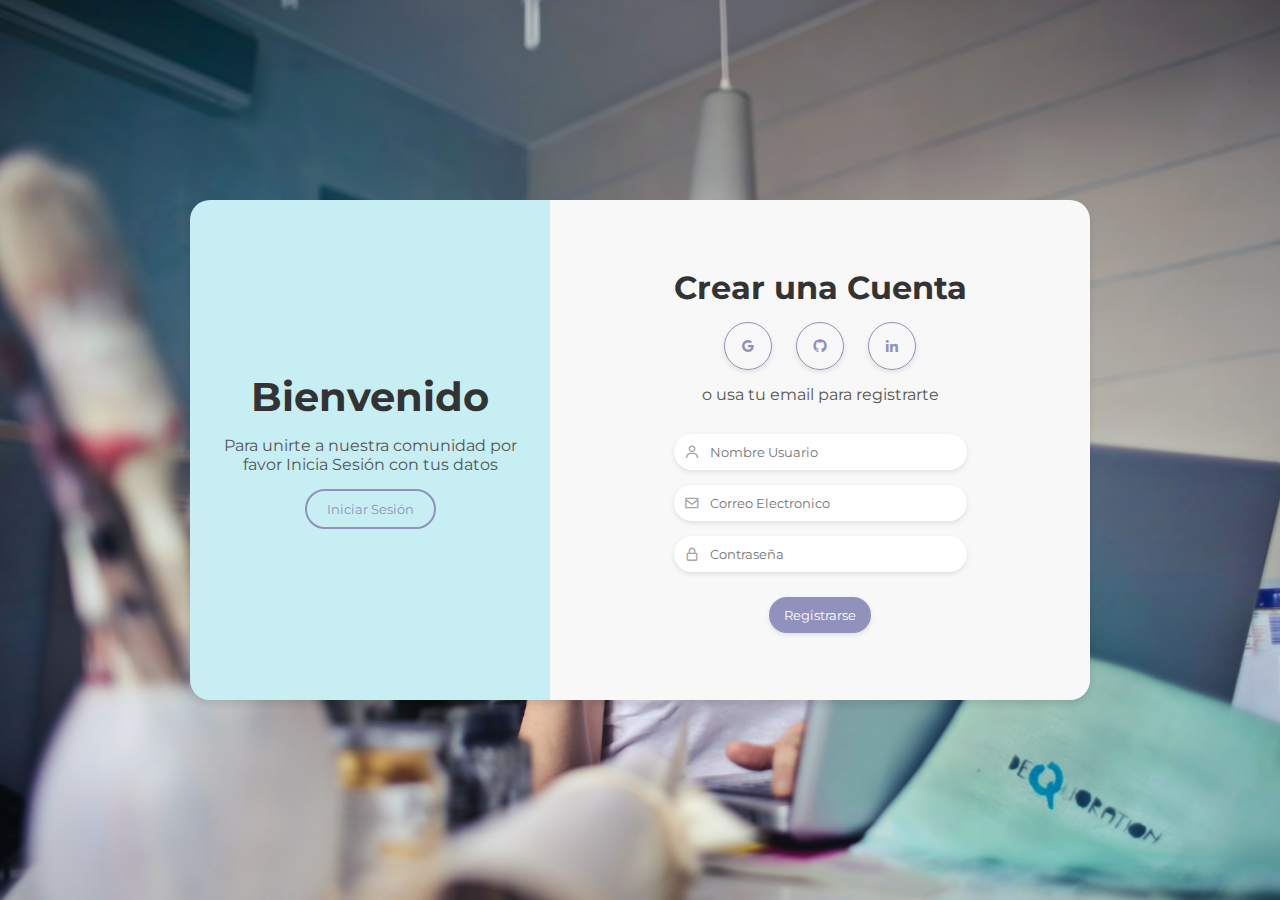
<file: formulario/index.html>
<!DOCTYPE html>
<html lang="en">
<head>
    <meta charset="UTF-8">
    <meta http-equiv="X-UA-Compatible" content="IE=edge">
    <meta name="viewport" content="width=device-width, initial-scale=1.0">
    <link rel="preconnect" href="https://fonts.googleapis.com">
    <link rel="preconnect" href="https://fonts.gstatic.com" crossorigin>
    <link href="https://fonts.googleapis.com/css2?family=Montserrat:wght@300;400;500;600;700&display=swap" rel="stylesheet">
    <link href='https://unpkg.com/boxicons@2.1.4/css/boxicons.min.css' rel='stylesheet'>
    <link rel="stylesheet" href="style.css">
    <title>FORMULARIO DE REGISTRO E INICIO SESIÓN</title>
</head>
<body>
    <div class="container-form register">
        <div class="information">
            <div class="info-childs">
                <h2>Bienvenido</h2>
                <p>Para unirte a nuestra comunidad por favor Inicia Sesión con tus datos</p>
                <input type="button" value="Iniciar Sesión" id="sign-in">
            </div>
        </div>
        <div class="form-information">
            <div class="form-information-childs">
                <h2>Crear una Cuenta</h2>
                <div class="icons">
                    <i class='bx bxl-google'></i>
                    <i class='bx bxl-github'></i>
                    <i class='bx bxl-linkedin' ></i>
                </div>
                <p>o usa tu email para registrarte</p>
                <form class="form form-register" novalidate>
                    <div>
                        <label>
                            <i class='bx bx-user' ></i>
                            <input type="text" placeholder="Nombre Usuario" name="userName" >
                        </label>
                    </div>
                    <div>
                        <label >
                            <i class='bx bx-envelope' ></i>
                            <input type="email" placeholder="Correo Electronico" name="userEmail" >
                        </label>
                    </div>
                   <div>
                        <label>
                            <i class='bx bx-lock-alt' ></i>
                            <input type="password" placeholder="Contraseña" name="userPassword">
                        </label>
                   </div>
                   
                    <input type="submit" value="Registrarse">
                    <div class="alerta-error">Todos los campos son obligatorios</div>
                    <div class="alerta-exito">Te registraste correctamente</div>
                </form>
            </div>
        </div>
    </div>


    <div class="container-form login hide">
        <div class="information">
            <div class="info-childs">
                <h2>¡¡Bienvenido nuevamente!!</h2>
                <p>Para unirte a nuestra comunidad por favor Inicia Sesión con tus datos</p>
                <input type="button" value="Registrarse" id="sign-up">
            </div>
        </div>
        <div class="form-information">
            <div class="form-information-childs">
                <h2>Iniciar Sesión</h2>
                <div class="icons">
                    <i class='bx bxl-google'></i>
                    <i class='bx bxl-github'></i>
                    <i class='bx bxl-linkedin' ></i>
                </div>
                <p>o Iniciar Sesión con una cuenta</p>
                <form class="form form-login" novalidate>
                    <div>
                        <label >
                            <i class='bx bx-envelope' ></i>
                            <input type="email" placeholder="Correo Electronico" name="userEmail">
                        </label>
                    </div>
                    <div>
                        <label>
                            <i class='bx bx-lock-alt' ></i>
                            <input type="password" placeholder="Contraseña" name="userPassword">
                        </label>
                    </div>
                    <input type="submit" value="Iniciar Sesión">
                    <div class="alerta-error">Todos los campos son obligatorios</div>
                    <div class="alerta-exito">Iniciaste sesión correctamente</div>
                </form>
            </div>
        </div>
    </div>
    <script src="js/script.js"></script>
    <script src="js/register.js" type="module"></script>
    <!-- <script src="js/iffe_login.js"></script> -->
    <script src="js/login_modulo.js" type="module"></script>
</body>
</html>
</file>
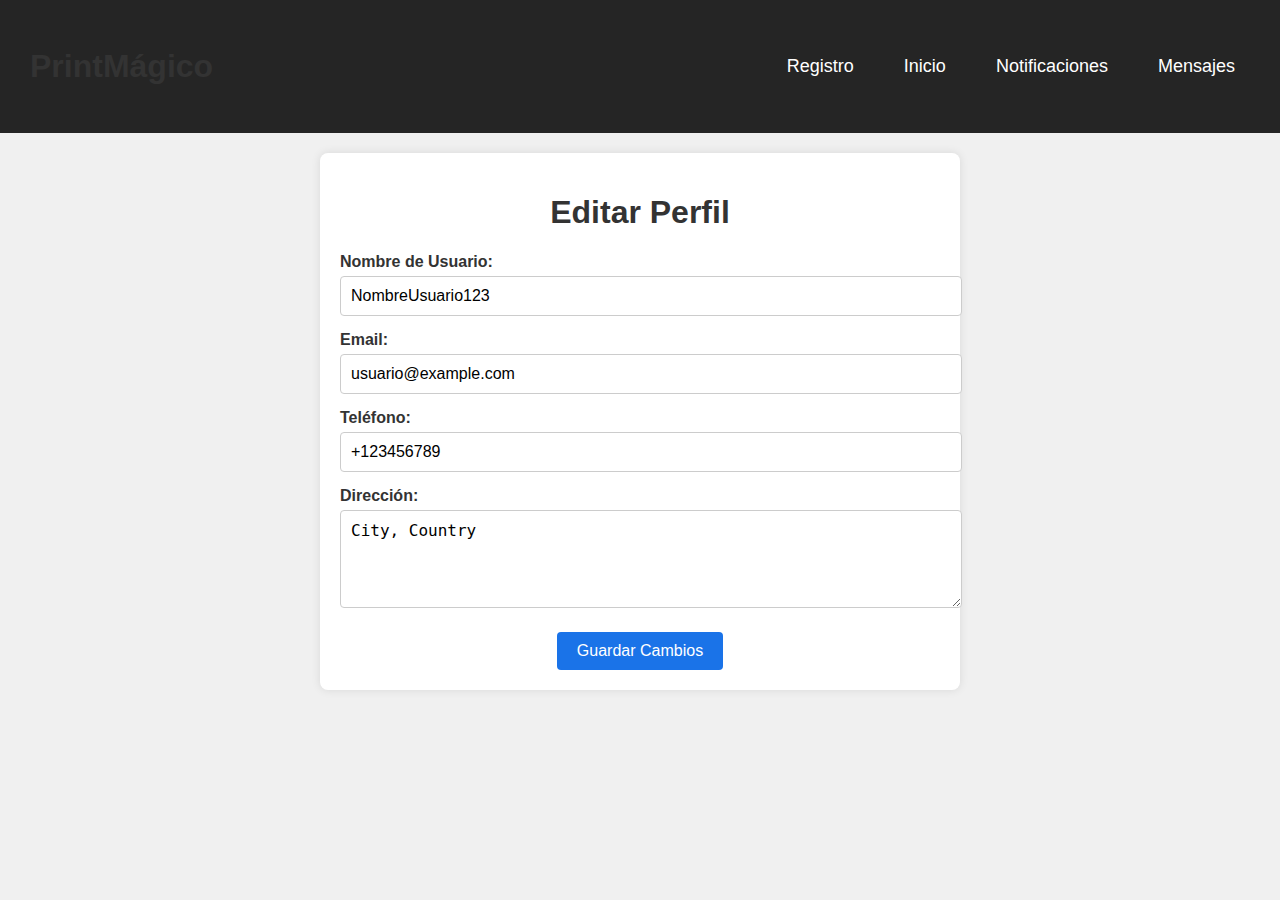
<file: editper.html>
<!DOCTYPE html>
<html lang="en">
<head>
    <meta charset="UTF-8">
    <meta name="viewport" content="width=device-width, initial-scale=1.0">
    <title>Editar Perfil</title>
    <style>
        header {
    display: flex;
    align-items: center;
    padding: 30px;
    justify-content: space-between;
    background-color: #252525;
    color: #fff;
}

header h1 {
    margin: 0;
}

nav {
    position: relative;
}

.nav-menu {
    list-style: none;
    display: flex;
}

.nav-menu li {
    position: relative;
    margin-left: 20px;
}

.nav-menu a {
    text-decoration: none;
    color: #fff;
    font-size: 18px;
    padding: 10px 15px;
    display: block;
}

.nav-menu li:hover > a {
    background-color: #1bbeb4;
    border-radius: 4px;
}

.sub-menu {
    list-style: none;
    position: absolute;
    left: 0;
    top: 100%;
    background-color: #252525;
    display: none;
    margin-top: 10px;
    padding: 10px 0;
    border-radius: 4px;
    box-shadow: 0 4px 8px rgba(0, 0, 0, 0.2);
}

.nav-menu li:hover .sub-menu {
    display: block;
}

.sub-menu li {
    margin: 0;
}

.sub-menu a {
    padding: 10px 20px;
    color: #fff;
}

.sub-menu a:hover {
    background-color: #1bbeb4;
}
        body {
            font-family: Arial, sans-serif;
            background-color: #f0f0f0;
            margin: 0;
            padding: 0;
        }
        .container {
            max-width: 600px;
            margin: 20px auto;
            background-color: #fff;
            padding: 20px;
            border-radius: 8px;
            box-shadow: 0 0 10px rgba(0,0,0,0.1);
        }
        h1 {
            text-align: center;
            color: #333;
        }
        .form-group {
            margin-bottom: 15px;
        }
        .form-group label {
            display: block;
            font-weight: bold;
            margin-bottom: 5px;
            color: #333;
        }
        .form-group input, 
        .form-group select {
            width: 100%;
            padding: 10px;
            border: 1px solid #ccc;
            border-radius: 4px;
            font-size: 16px;
        }
        .form-group textarea {
            width: 100%;
            padding: 10px;
            border: 1px solid #ccc;
            border-radius: 4px;
            font-size: 16px;
        }
        .button-container {
            text-align: center;
            margin-top: 20px;
        }
        .btn-save-profile {
            background-color: #1a73e8;
            color: #fff;
            padding: 10px 20px;
            border: none;
            border-radius: 4px;
            cursor: pointer;
            font-size: 16px;
        }
        .btn-save-profile:hover {
            background-color: #0b59b1;
        }
    </style>
</head>
<body>
    <header>
        <h1>PrintMágico</h1>
            <nav>
                <ul class="nav-menu">
                    
                    <li><a href="formulario de inicio de secuion y loguuin/index.html">Registro</a></li>
                    <li>
                        <a href="index.html">Inicio</a>
                        
                    </li>
                    <li><a href="notificaciones.html">Notificaciones</a></li>
                    <li><a href="mensajes.html">Mensajes</a></li>
                </ul>
            </nav>
        </header>
    <div class="container">
        <h1>Editar Perfil</h1>
        <form action="#" method="POST">
            <div class="form-group">
                <label for="username">Nombre de Usuario:</label>
                <input type="text" id="username" name="username" value="NombreUsuario123" required>
            </div>
            <div class="form-group">
                <label for="email">Email:</label>
                <input type="email" id="email" name="email" value="usuario@example.com" required>
            </div>
            <div class="form-group">
                <label for="phone">Teléfono:</label>
                <input type="text" id="phone" name="phone" value="+123456789" required>
            </div>
            <div class="form-group">
                <label for="address">Dirección:</label>
                <textarea id="address" name="address" rows="4" required>City, Country</textarea>
            </div>
            <div class="button-container">
                <button type="submit" class="btn-save-profile">Guardar Cambios</button>
            </div>
        </form>
    </div>
</body>
</html>
</file>
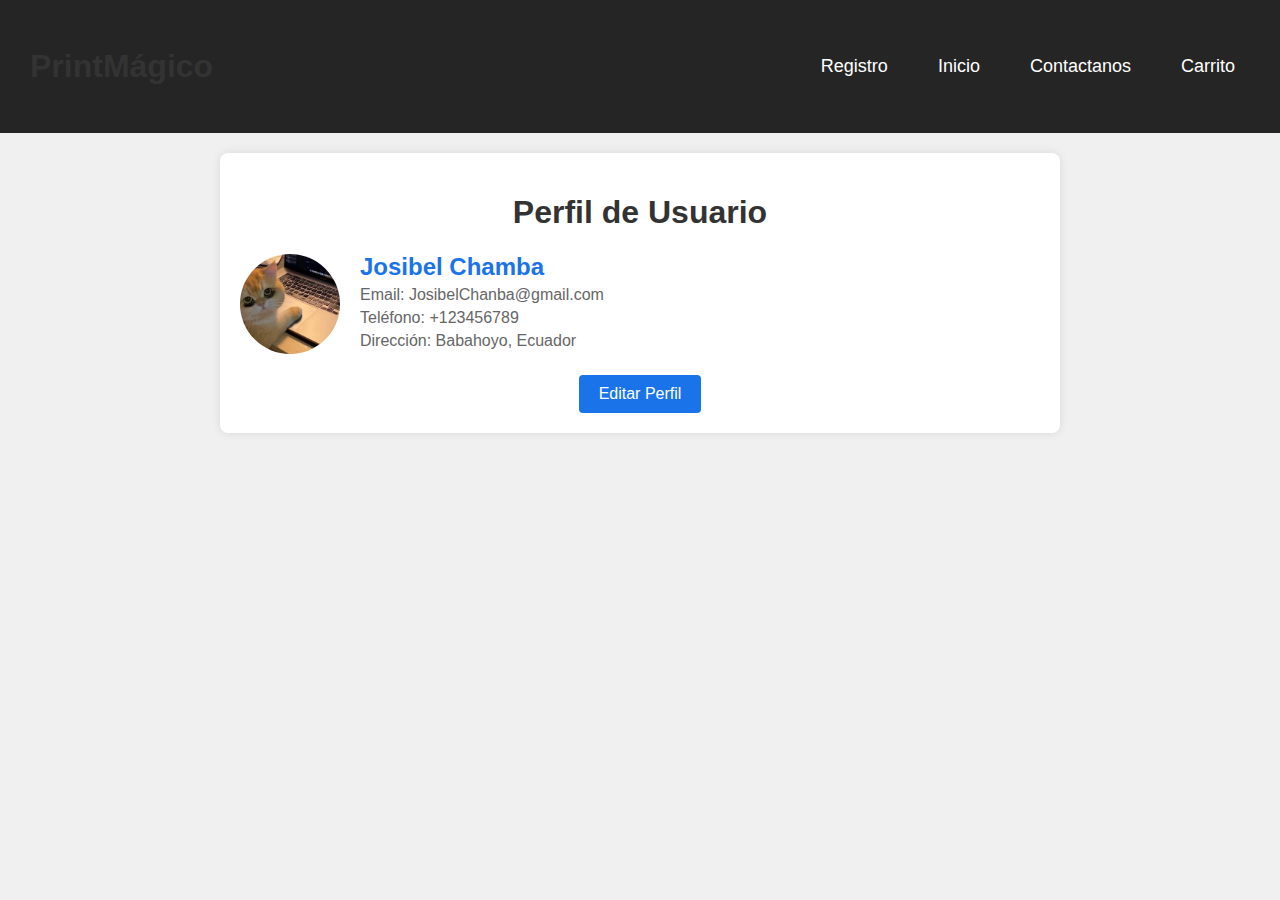
<file: perfil.html>
<!DOCTYPE html>
<html lang="en">
<head>
    <meta charset="UTF-8">
    <meta name="viewport" content="width=device-width, initial-scale=1.0">
    <title>Perfil de Usuario</title>
    <style>
         header {
    display: flex;
    align-items: center;
    padding: 30px;
    justify-content: space-between;
    background-color: #252525;
    color: #fff;
}

header h1 {
    margin: 0;
}

nav {
    position: relative;
}

.nav-menu {
    list-style: none;
    display: flex;
}

.nav-menu li {
    position: relative;
    margin-left: 20px;
}

.nav-menu a {
    text-decoration: none;
    color: #fff;
    font-size: 18px;
    padding: 10px 15px;
    display: block;
}

.nav-menu li:hover > a {
    background-color: #1bbeb4;
    border-radius: 4px;
}

.sub-menu {
    list-style: none;
    position: absolute;
    left: 0;
    top: 100%;
    background-color: #252525;
    display: none;
    margin-top: 10px;
    padding: 10px 0;
    border-radius: 4px;
    box-shadow: 0 4px 8px rgba(0, 0, 0, 0.2);
}

.nav-menu li:hover .sub-menu {
    display: block;
}

.sub-menu li {
    margin: 0;
}

.sub-menu a {
    padding: 10px 20px;
    color: #fff;
}

.sub-menu a:hover {
    background-color: #1bbeb4;
}
        body {
            font-family: Arial, sans-serif;
            background-color: #f0f0f0;
            margin: 0;
            padding: 0;
        }
        .container {
            max-width: 800px;
            margin: 20px auto;
            background-color: #fff;
            padding: 20px;
            border-radius: 8px;
            box-shadow: 0 0 10px rgba(0,0,0,0.1);
        }
        h1 {
            text-align: center;
            color: #333;
        }
        .profile-info {
            display: flex;
            align-items: center;
            margin-bottom: 20px;
        }
        .profile-info img {
            width: 100px;
            height: 100px;
            border-radius: 50%;
            margin-right: 20px;
        }
        .profile-info .user-details {
            flex: 1;
        }
        .user-details h2 {
            margin: 0;
            color: #1a73e8;
        }
        .user-details p {
            margin: 5px 0;
            color: #666;
        }
        .button-container {
            text-align: center;
            margin-top: 20px;
        }
        .btn-edit-profile {
            background-color: #1a73e8;
            color: #fff;
            padding: 10px 20px;
            border: none;
            border-radius: 4px;
            cursor: pointer;
            font-size: 16px;
        }
        .btn-edit-profile:hover {
            background-color: #0b59b1;
        }
    </style>
</head>
<header>
    <h1>PrintMágico</h1>
        <nav>
            <ul class="nav-menu">
                
                <li><a href="formulario de inicio de secuion y loguuin/index.html">Registro</a></li>
                <li>
                    <a href="index.html">Inicio</a>
                    
                </li>
                <li><a href="contacto.php">Contactanos</a></li>
                <li><a href="carrito.php">Carrito</a></li>
            </ul>
        </nav>
    </header>
<body>
    <div class="container">
        <h1>Perfil de Usuario</h1>
        <div class="profile-info">
            <img src="perfil.jpeg" alt="Avatar del usuario">
            <div class="user-details">
                <h2>Josibel Chamba</h2>
                <p>Email: JosibelChanba@gmail.com</p>
                <p>Teléfono: +123456789</p>
                <p>Dirección: Babahoyo, Ecuador</p>
            </div>
        </div>
        <div class="button-container">
            <button class="btn-edit-profile" onclick="editProfile()">Editar Perfil</button>
        </div>
    </div>

    <script>
        function editProfile() {
            // Aquí puedes redirigir al usuario a la página de edición de perfil
            window.location.href = 'editper.html';
        }
    </script>
</body>
</html>
</file>
<file: formulario/style.css>
* {
  padding: 0;
  margin: 0;
  box-sizing: border-box;
  font-family: 'Montserrat', sans-serif;
}

body {
    display: flex;
    align-items: center;
    justify-content: center;
    height: 100vh;
    background-image: url(img/2.jpg);
    background-size: cover;
}

.container-form {
  display: flex;
  border-radius: 20px;
  box-shadow: 0 5px 7px rgba(0, 0, 0, .1);
  height: 500px;
  max-width: 900px;
  transition: all 1s ease;
  margin: 10px;
}

.information {
  width: 40%;
  display: flex;
  align-items: center;
  text-align: center;
  background-color: #c7eef3;
  border-top-left-radius: 20px;
  border-bottom-left-radius: 20px;
}

.info-childs {
  width: 100%;
  padding: 0 30px;
}

.info-childs h2 {
  font-size: 2.5rem;
  color: #333;
}

.info-childs p {
  margin: 15px 0 ;
  color: #555;
}

.info-childs input {
  background-color: transparent;
  outline: none;
  border: solid 2px #9191bd;
  border-radius: 20px;
  padding: 10px 20px;
  color: #9191bd;
  cursor: pointer;
  transition: background-color .3s ease;
}

.info-childs input:hover {
  background-color: #9191bd;
  border: none;
  color: #fff;
  box-shadow: 0 2px 5px rgba(0, 0, 0, .1);
}

.form-information {
  display: flex;
  align-items: center;
  justify-content: center;
  width: 60%;
  text-align: center;
  background-color: #f8f8f8;
  border-top-right-radius: 20px;
  border-bottom-right-radius: 20px;
}

.form-information-childs {
  padding: 0 30px;
}

.form-information-childs h2 {
  color: #333;
  font-size: 2rem;
}

.form-information-childs p {
  color: #555;
}

.icons {
  margin: 15px 0;
}

.icons i {
  border-radius: 50%;
  padding: 15px;
  cursor: pointer;
  margin: 0 10px;
  color: #9191bd;
  border: solid thin #9191bd;
  transition: background-color 0.3s ease;
  box-shadow: 0 2px 5px rgba(0, 0, 0, .1);
}

.icons i:hover {
  background-color: #c7c7f3;
  color: #fff;
}

.form {
  margin: 30px 0 0 0;
}

.form label {
  display: flex;
  align-items: center;
  margin-bottom: 15px;
  border-radius: 20px;
  padding: 0 10px;
  background-color: #fff;
  box-shadow: 0 2px 5px rgba(0, 0, 0, .1);
}

.form label input {
  width: 100%;
  padding: 10px;
  background-color: #fff;
  border: none;
  outline: none;
  border-radius: 20px;
  color: #333;
}

.form label i {
  color: #a7a7a7;
}

.form input[type="submit"] {
  background-color: #9191bd;
  color: #fff;
  border-radius: 20px;
  border: none;
  padding: 10px 15px;
  cursor: pointer;
  margin-top: 10px;
  box-shadow: 0 2px 5px rgba(0, 0, 0, .1);
}

.form input[type="submit"]:hover {
  background-color: #7a7a9a;
}

.hide {
  position: absolute;
  transform: translateY(-300%);
}

/*PERSONALIZACION DE MIS ALERTAS Y MENSAJES */
.form div .alerta {
  width: 290px;
  text-align: left;
  border-radius: 7px;
  margin-bottom: 10px;
  font-size: .8rem;
}

.form > .alerta-error,
.form > .alerta-exito {
  display: none;
}

.form .alertaError {
  display: block;
  background-color: #F66060;
  padding: .5rem 1rem;
  margin-top: 10px;
  font-weight: 500;
  font-size: .8rem;
}

.form .alertaExito {
  display: block;
  background-color: #0ca828;
  padding: .5rem 1rem;
  margin-top: 10px;
  font-weight: 500;
  font-size: .8rem;
}

.form .error {
  outline: solid 2px #9d2222;
}

/*RESPONSIVE FORM*/

@media screen and (max-width:750px) {
  html {
    font-size: 12px;
  }
}

@media screen and (max-width:580px) {
  html {
    font-size: 15px;
  }

  .container-form {
    height: auto;
    flex-direction: column;
  }

  .information {
    width: 100%;
    padding: 20px;
    border-top-left-radius: 20px;
    border-top-right-radius: 20px;
    border-bottom-left-radius: 0px;
    border-bottom-right-radius: 0;
  }

  .form-information {
    width: 100%;
    padding: 20px;
    border-bottom-left-radius: 20px;
    border-top-right-radius: 0;
  }
}
</file>
